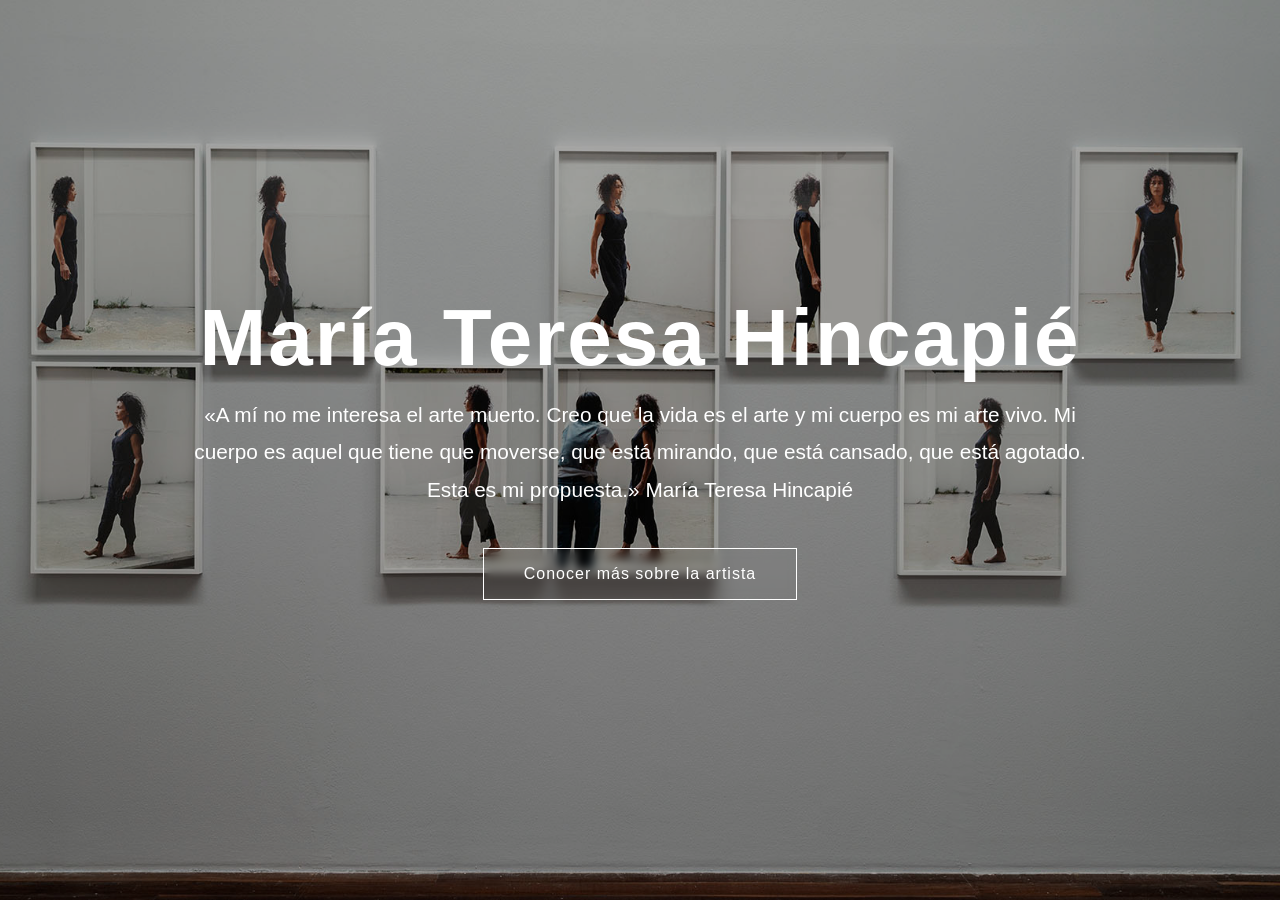
<file: index.html>
<!DOCTYPE html>
<html lang="es">
<head>
  <meta charset="UTF-8" />
  <meta name="viewport" content="width=device-width, initial-scale=1.0"/>
  <title>María Teresa Hincapié</title>

  <link rel="stylesheet" href="styles.css" />
      <script src="script.JS"></script>
</head>

<body>

  <section class="home">

    <div class="overlay"></div>

    <div class="contenido">
      <h1>María Teresa Hincapié</h1>

      <p> 
        «A mí no me interesa el arte muerto. Creo que la vida es el arte y mi cuerpo es mi arte vivo. Mi cuerpo es aquel que tiene que moverse, que está mirando, que está cansado, que está agotado. Esta es mi propuesta.»


        María Teresa Hincapié 
      </p>
<a href="mariateresahincapie.html" class="boton">
  Conocer más sobre la artista
</a>
    </div>

  </section>

</body>
</html>
</file>
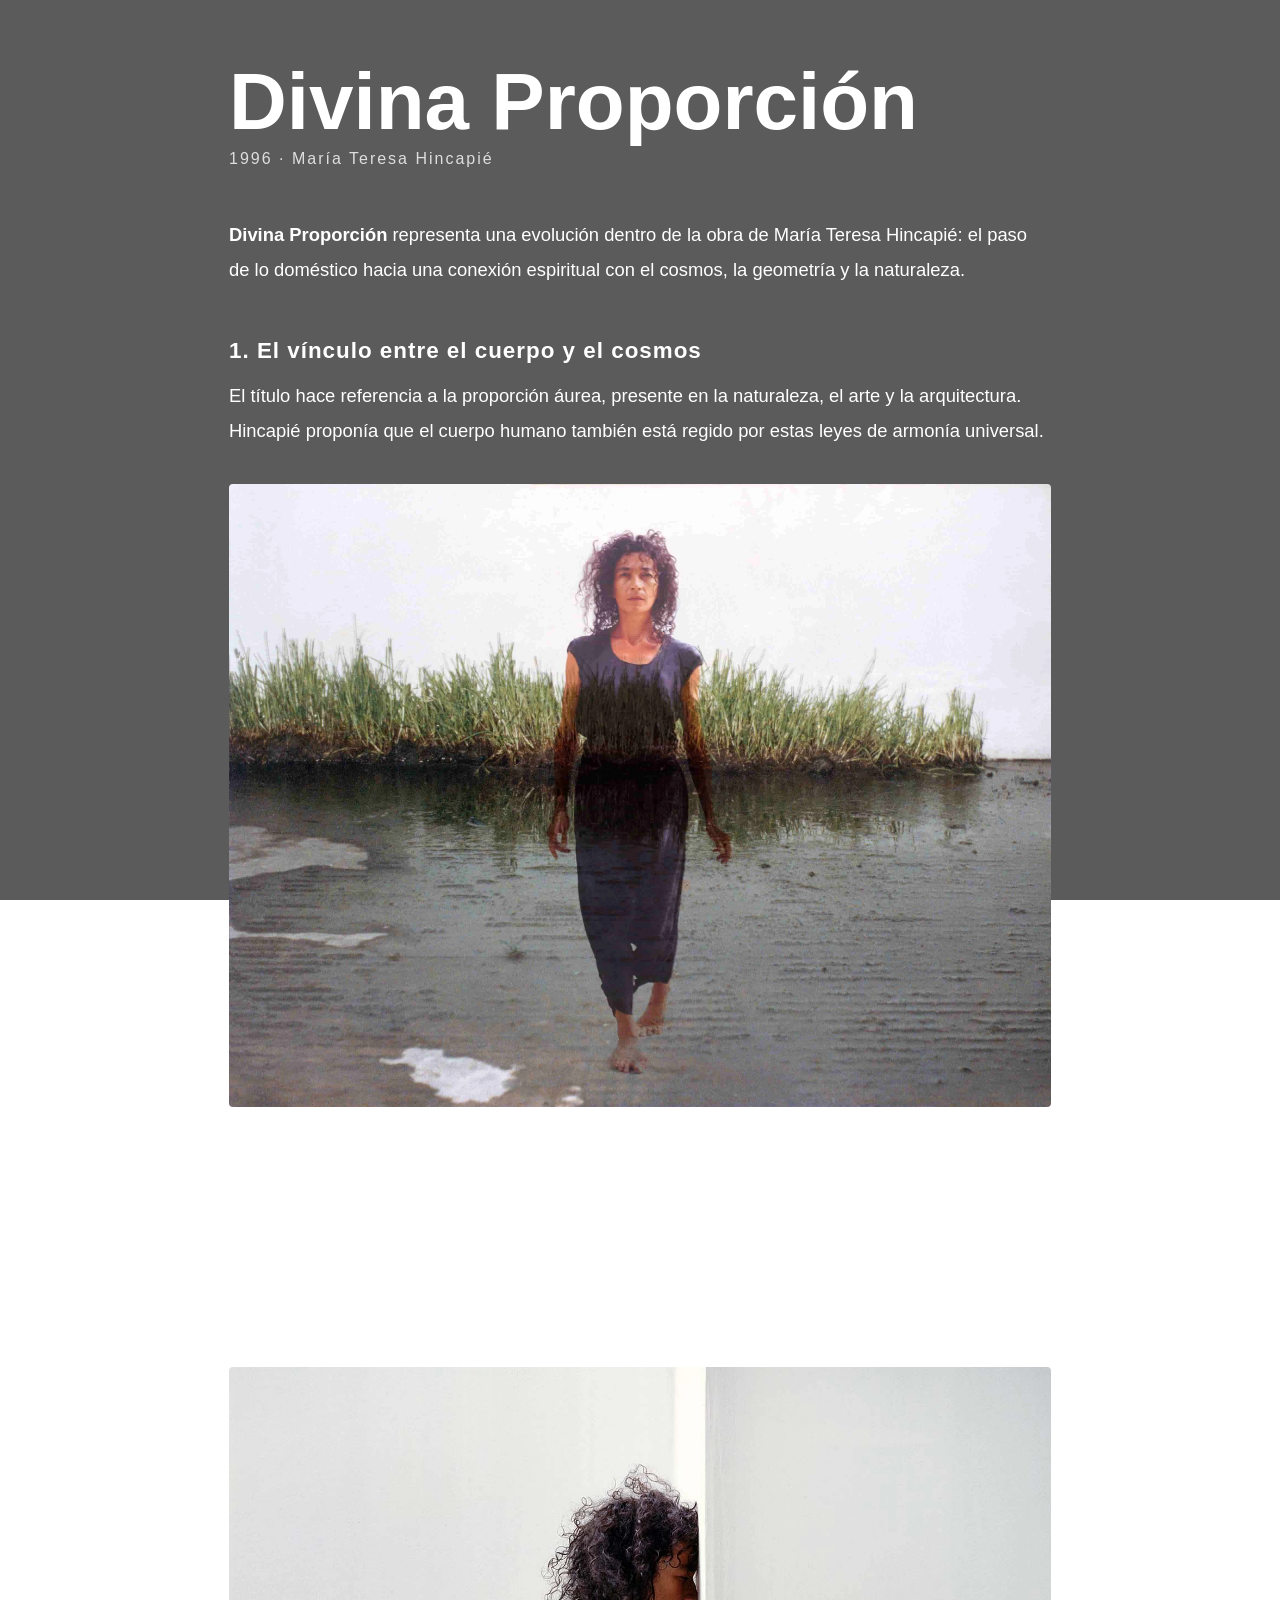
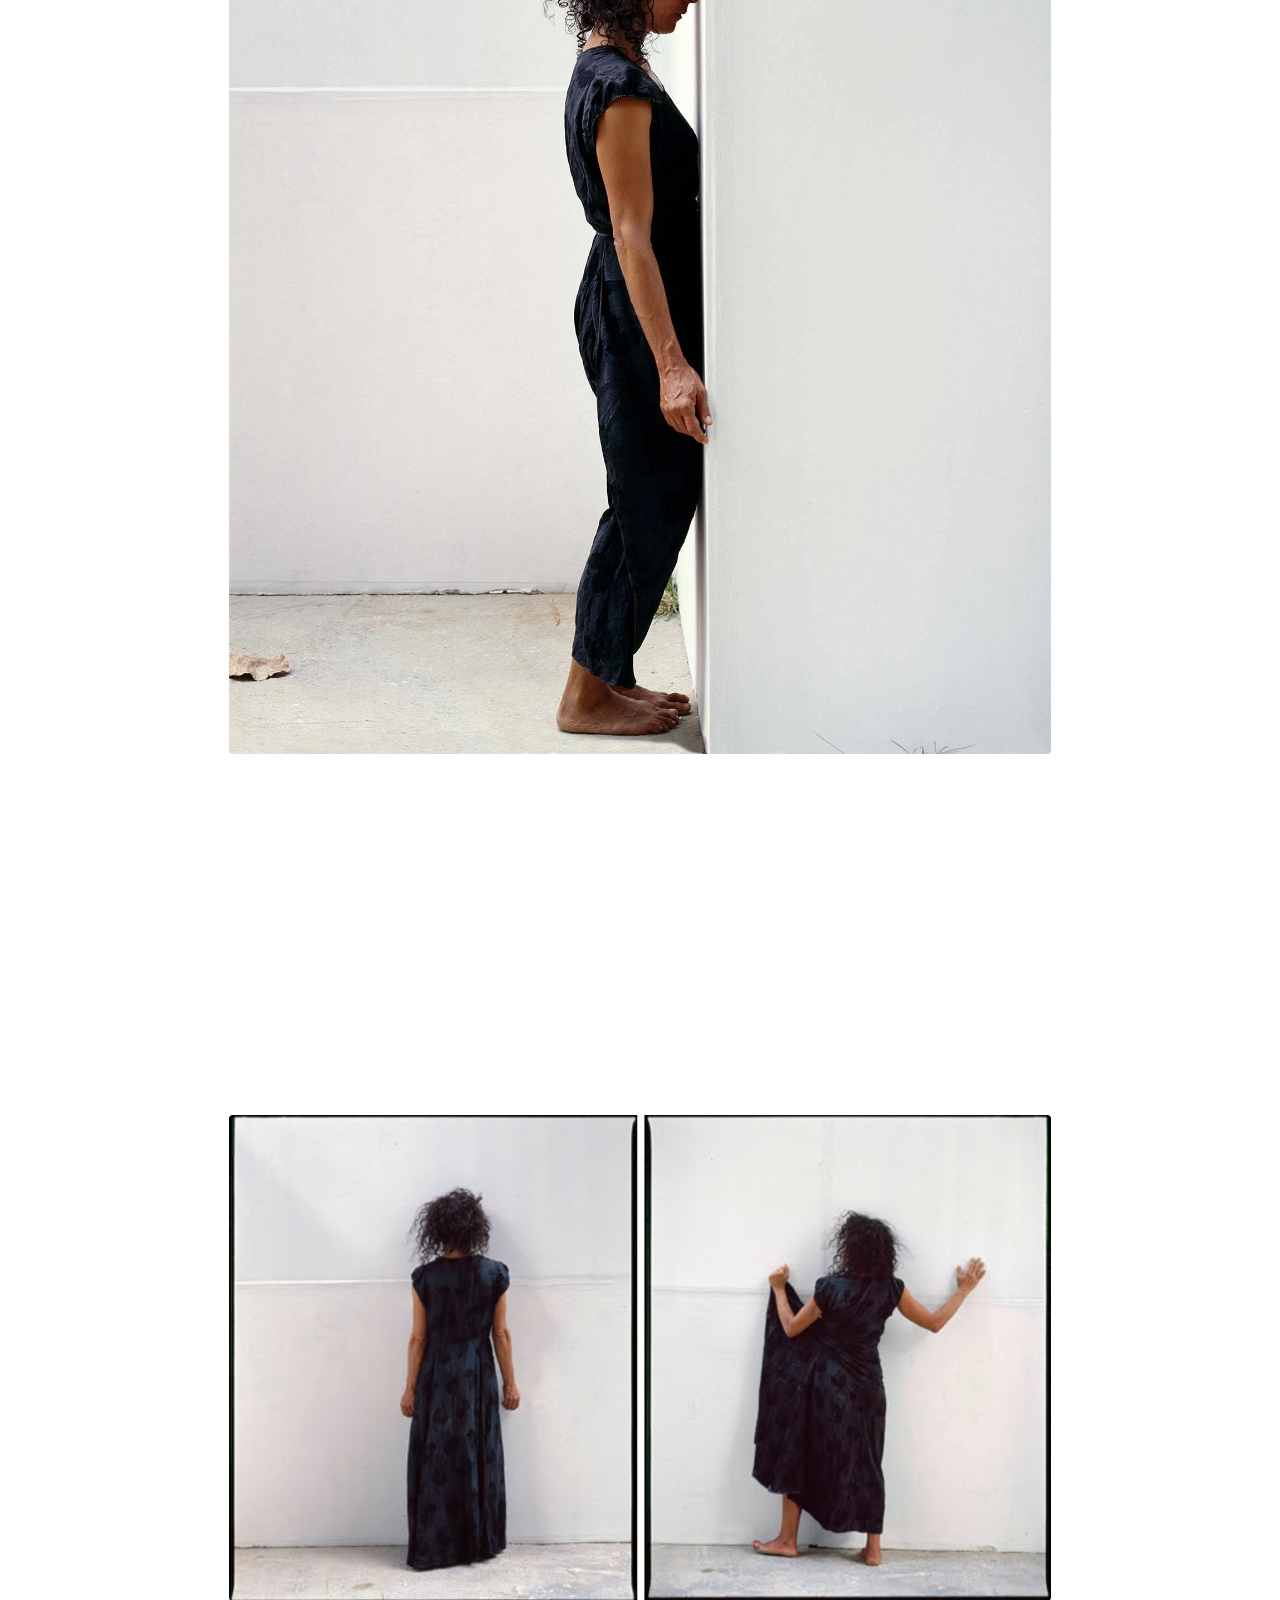
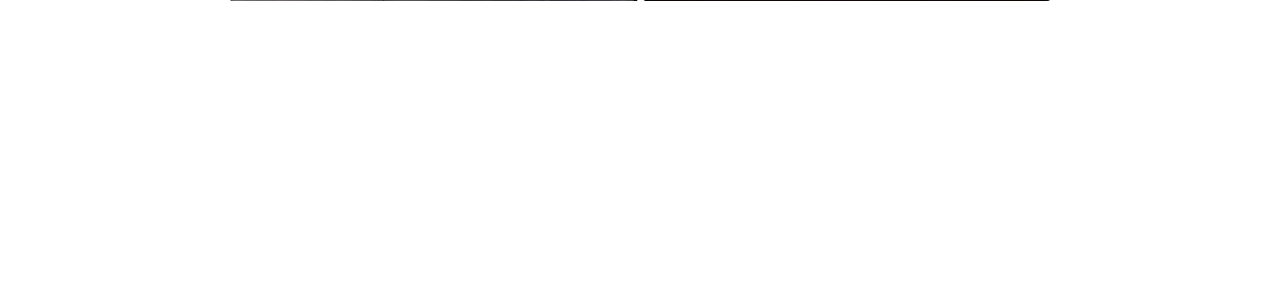
<file: divinaproporcion.html>
<!DOCTYPE html>
<html lang="es">

<head>

  <meta charset="UTF-8">

  <meta name="viewport" content="width=device-width, initial-scale=1.0">

  <title>Divina Proporción</title>

  <link rel="stylesheet" href="styles.css">

</head>



<body class="pagina-divina">



<div class="fondo-divina"></div>

<div class="overlay-divina"></div>



<section class="contenido-divina">

  <h1>Divina Proporción</h1>

  <p class="fecha">1996 · María Teresa Hincapié</p>



  <div class="texto-divina">

    <p>
      <strong>Divina Proporción</strong> representa una evolución
      dentro de la obra de María Teresa Hincapié:
      el paso de lo doméstico hacia una conexión espiritual
      con el cosmos, la geometría y la naturaleza.
    </p>



    <h2>1. El vínculo entre el cuerpo y el cosmos</h2>

    <p>
      El título hace referencia a la proporción áurea,
      presente en la naturaleza, el arte y la arquitectura.
      Hincapié proponía que el cuerpo humano también
      está regido por estas leyes de armonía universal.
    </p>



    <div class="galeria-divina">

      <img src="assets/foto3divinaporporcion.webp">

    </div>



    <h2>2. El ritual del sembrado</h2>

    <p>
      La artista caminaba lentamente sobre tierra o césped,
      colocando elementos naturales en patrones geométricos.
      La obra representaba el arte como una forma de siembra,
      paciencia y cuidado.
    </p>



    <p>
      También proponía que el orden natural es,
      en sí mismo, una arquitectura viva.
    </p>



    <div class="galeria-divina">

      <img src="assets/foto2divinaproporcion.webp">

    </div>



    <h2>3. La lentitud como resistencia</h2>

    <p>
      Cada movimiento era extremadamente preciso y lento.
      Hincapié criticaba la velocidad de la vida moderna,
      defendiendo la pausa y la observación profunda
      como formas de resistencia.
    </p>



    <h2>4. El espacio sagrado</h2>

    <p>
      Al trazar geometrías sobre el suelo,
      convertía cualquier lugar en un templo efímero.
      El espacio se transformaba mediante la intención,
      el respeto por la materia y la repetición ritual.
    </p>



    <div class="galeria-divina">

      <img src="assets/foto1divinaproporcion.jpg">

    </div>



    <h2>5. La fragilidad y lo efímero</h2>

    <p>
      La obra estaba hecha de tierra, pasto y movimiento.
      Hincapié representaba que la belleza más profunda
      es temporal y que el valor del arte reside
      en la experiencia del momento vivido.
    </p>

  </div>



  <a href="mariateresahincapie.html" class="volver-obra">

    ← Volver

  </a>

</section>



</body>
</html>
</file>
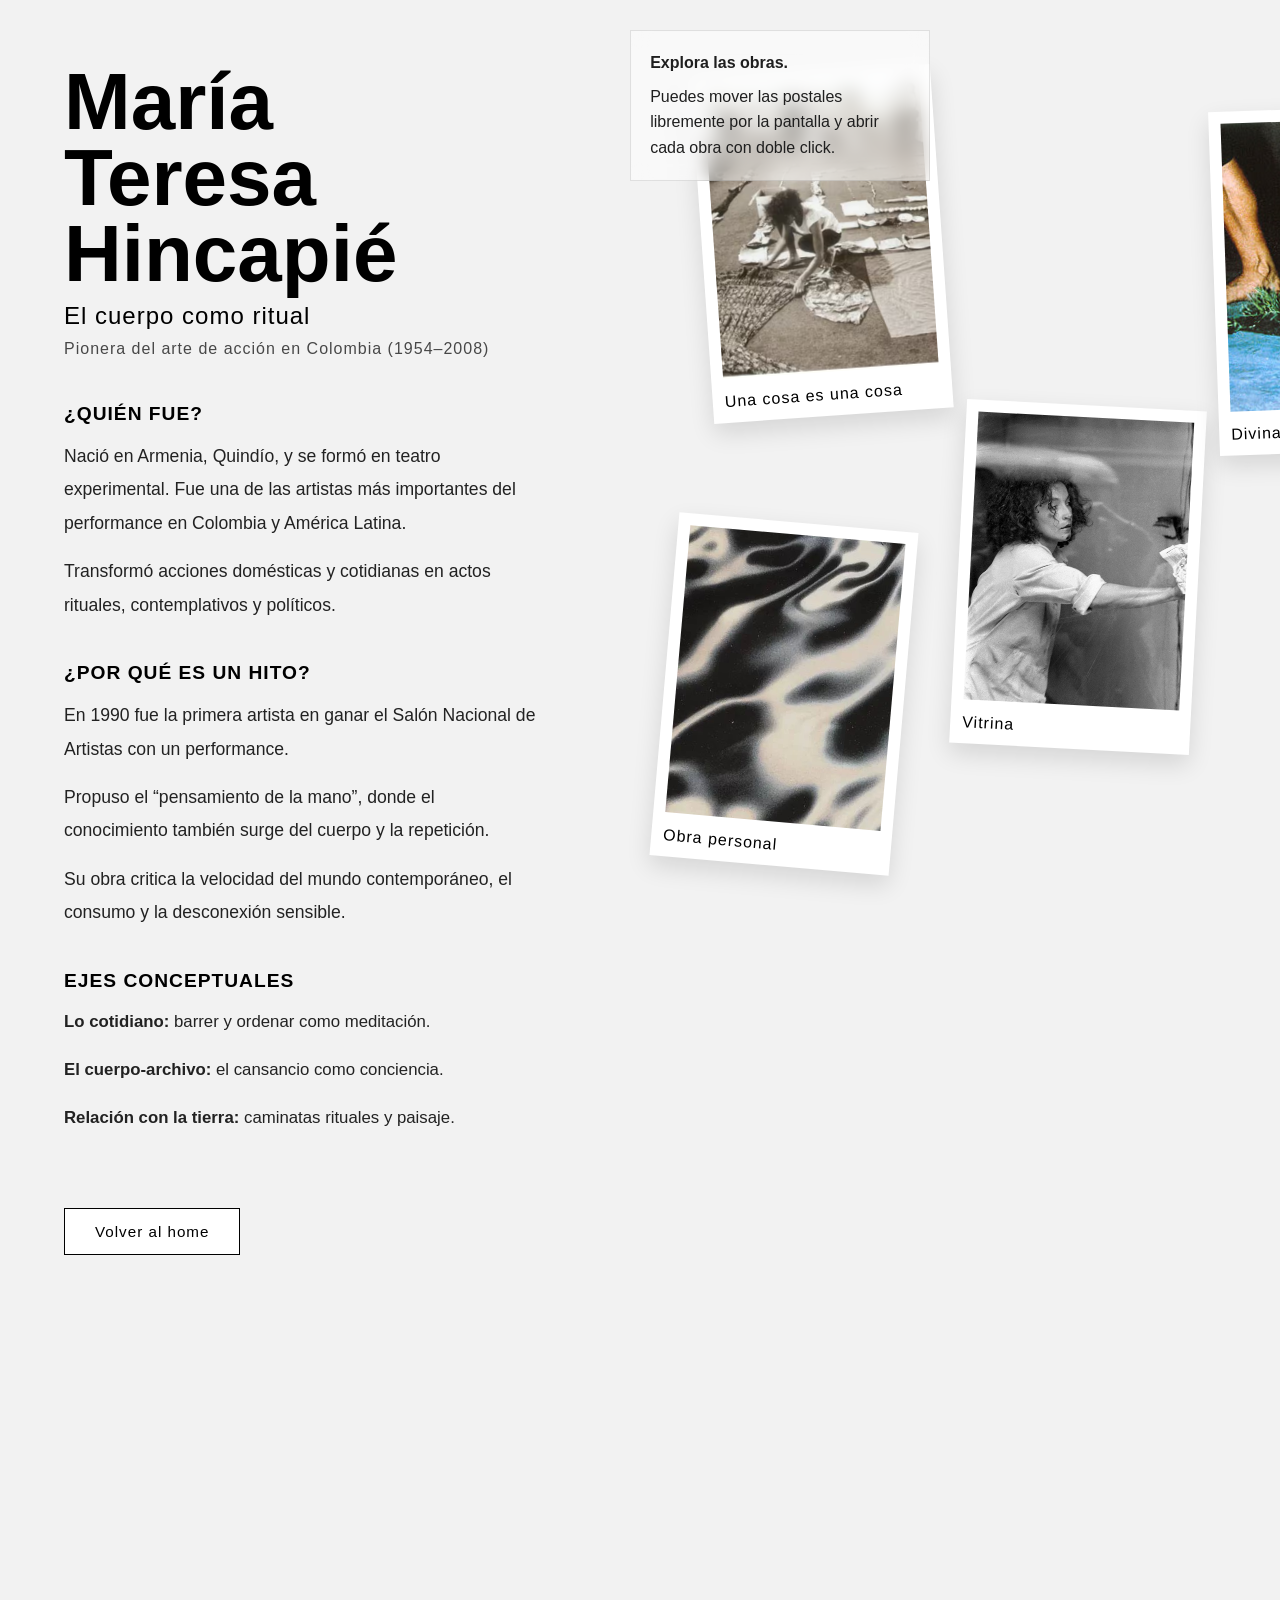
<file: mariateresahincapie.html>
<!DOCTYPE html>
<html lang="es">

<head>

  <meta charset="UTF-8" />

  <meta name="viewport" content="width=device-width, initial-scale=1.0"/>

  <title>María Teresa Hincapié</title>

  <link rel="stylesheet" href="styles.css" />

</head>



<body class="pagina-artista">



<section class="info-artista">

  <h1>María Teresa Hincapié</h1>

  <h3>El cuerpo como ritual</h3>

  <p class="subtitulo">
    Pionera del arte de acción en Colombia (1954–2008)
  </p>



  <div class="bloque-info">

    <h2>¿Quién fue?</h2>

    <p>
      Nació en Armenia, Quindío, y se formó en teatro experimental.
      Fue una de las artistas más importantes del performance en Colombia
      y América Latina.
    </p>

    <p>
      Transformó acciones domésticas y cotidianas en actos rituales,
      contemplativos y políticos.
    </p>

  </div>



  <div class="bloque-info">

    <h2>¿Por qué es un hito?</h2>

    <p>
      En 1990 fue la primera artista en ganar el Salón Nacional
      de Artistas con un performance.
    </p>

    <p>
      Propuso el “pensamiento de la mano”, donde el conocimiento
      también surge del cuerpo y la repetición.
    </p>

    <p>
      Su obra critica la velocidad del mundo contemporáneo,
      el consumo y la desconexión sensible.
    </p>

  </div>



  <div class="bloque-info">

    <h2>Ejes conceptuales</h2>

    <ul>

      <li>
        <strong>Lo cotidiano:</strong>
        barrer y ordenar como meditación.
      </li>

      <li>
        <strong>El cuerpo-archivo:</strong>
        el cansancio como conciencia.
      </li>

      <li>
        <strong>Relación con la tierra:</strong>
        caminatas rituales y paisaje.
      </li>

    </ul>

  </div>



  <a href="index.html" class="boton-home">
    Volver al home
  </a>

</section>





<section class="contenedor-postcards">

  <div class="instrucciones-postcards">

  <p>
    Explora las obras.
  </p>

  <p>
    Puedes mover las postales libremente por la pantalla
    y abrir cada obra con doble click.
  </p>

</div>

  <a href="unacosaesunacosa.html" class="postcard" id="card1">

    <img src="assets/fotounacosaesunacosa.avif">

    <h2>Una cosa es una cosa</h2>

  </a>



  <a href="vitrina.html" class="postcard" id="card2">

    <img src="assets/fotovitrina.jpg">

    <h2>Vitrina</h2>

  </a>



  <a href="divinaproporcion.html" class="postcard" id="card3">

    <img src="assets/fotoDivinaproporción.jpg">

    <h2>Divina Proporción</h2>

  </a>



  <a href="obraindividual.html" class="postcard" id="card4">

    <img src="assets/fondoobra.jpeg">

    <h2>Obra personal</h2>

  </a>


</section>

<script>

const postcards = document.querySelectorAll(".postcard");

let activeCard = null;

let offsetX = 0;
let offsetY = 0;

postcards.forEach(card => {

  // mantener posiciones iniciales del CSS
  card.style.cursor = "grab";

  card.addEventListener("mousedown", (e) => {

    activeCard = card;

    offsetX = e.clientX - card.offsetLeft;
    offsetY = e.clientY - card.offsetTop;

    card.style.cursor = "grabbing";

    card.style.zIndex = "999";

  });

  // evitar click normal
  card.addEventListener("click", (e) => {

    e.preventDefault();

  });

  // abrir con doble click
  card.addEventListener("dblclick", () => {

    window.location.href = card.href;

  });

});

// SOLO UN mousemove global
document.addEventListener("mousemove", (e) => {

  if (!activeCard) return;

  activeCard.style.left = `${e.clientX - offsetX}px`;
  activeCard.style.top = `${e.clientY - offsetY}px`;

});

// soltar
document.addEventListener("mouseup", () => {

  if (activeCard) {

    activeCard.style.cursor = "grab";

  }

  activeCard = null;

});

</script>

</body>
</html>
</file>
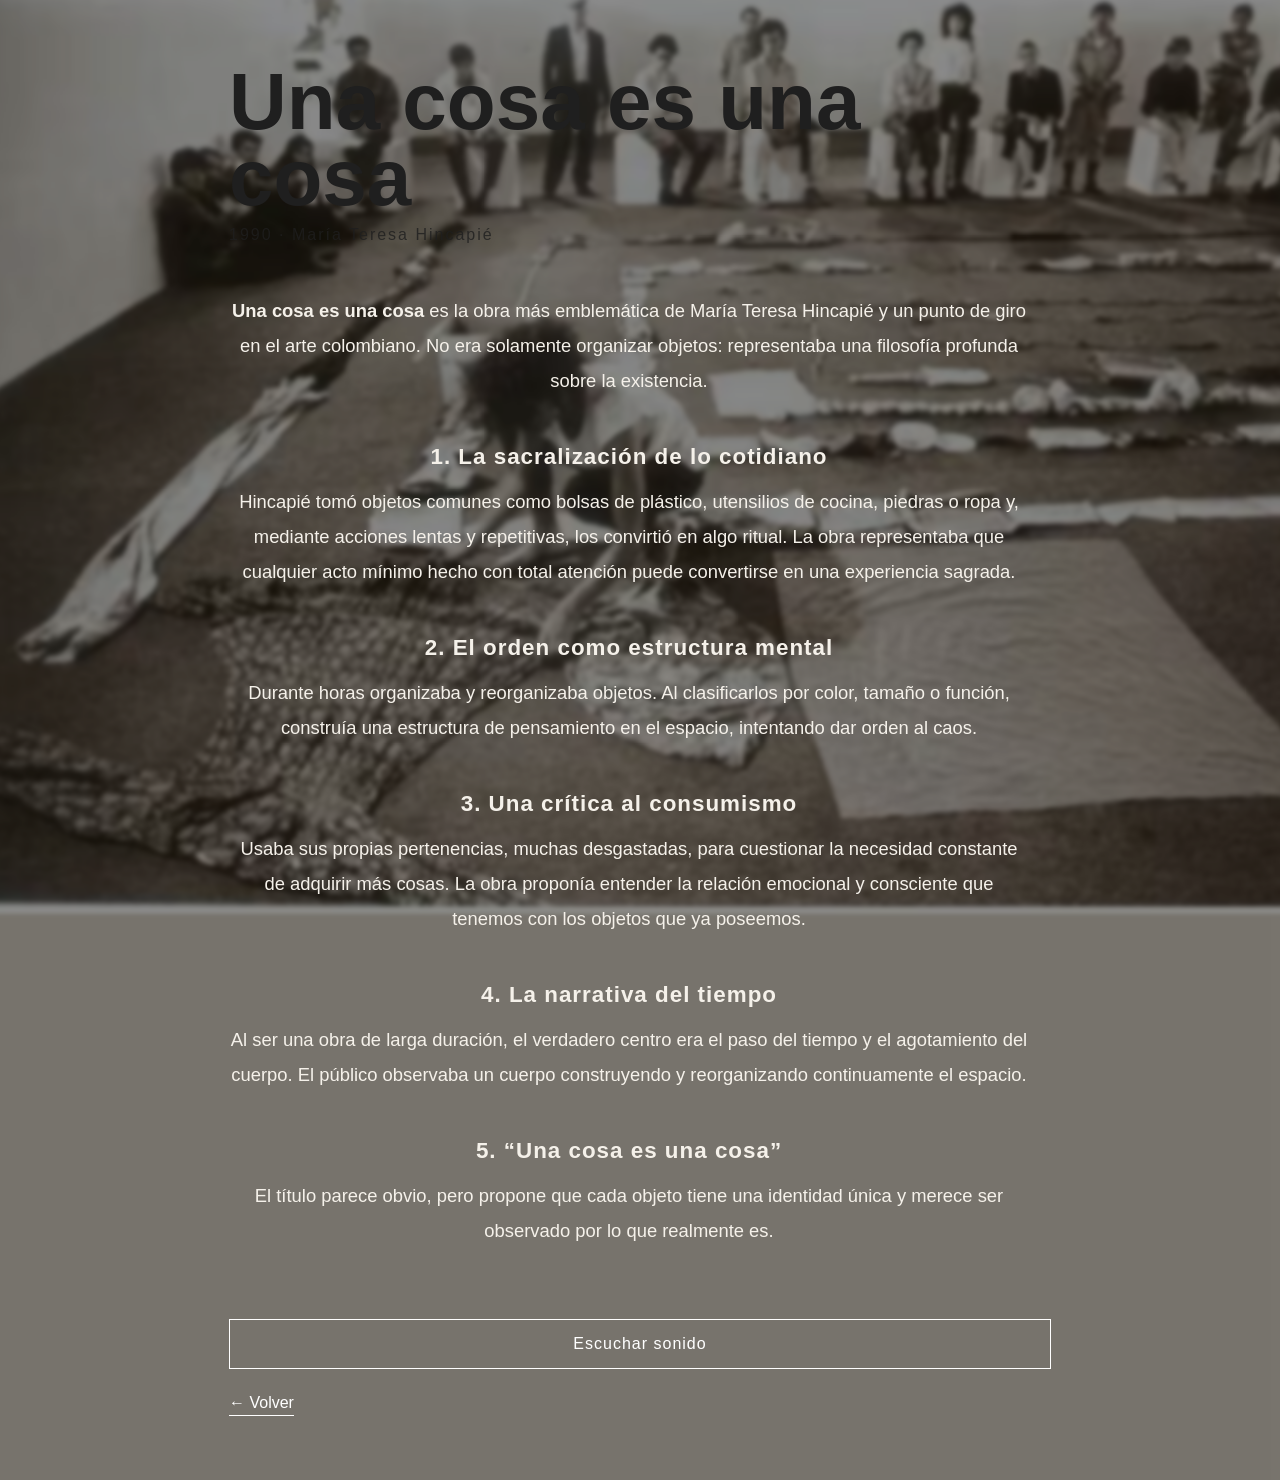
<file: unacosaesunacosa.html>
<!DOCTYPE html>
<html lang="es">

<head>

  <meta charset="UTF-8">

  <meta name="viewport" content="width=device-width, initial-scale=1.0">

  <title>Una cosa es una cosa</title>

  <link rel="stylesheet" href="styles.css">

</head>



<body class="pagina-obra">



<div class="fondo-obra"></div>



<div class="overlay-obra"></div>



<section class="contenido-obra">

  <h1>Una cosa es una cosa</h1>

  <p class="fecha">1990 · María Teresa Hincapié</p>



  <div class="texto-obra">

    <p>
      <strong>Una cosa es una cosa</strong> es la obra más emblemática
      de María Teresa Hincapié y un punto de giro en el arte colombiano.
      No era solamente organizar objetos: representaba una filosofía
      profunda sobre la existencia.
    </p>



    <h2>1. La sacralización de lo cotidiano</h2>

    <p>
      Hincapié tomó objetos comunes como bolsas de plástico,
      utensilios de cocina, piedras o ropa y, mediante acciones
      lentas y repetitivas, los convirtió en algo ritual.
      La obra representaba que cualquier acto mínimo hecho
      con total atención puede convertirse en una experiencia sagrada.
    </p>



    <h2>2. El orden como estructura mental</h2>

    <p>
      Durante horas organizaba y reorganizaba objetos.
      Al clasificarlos por color, tamaño o función,
      construía una estructura de pensamiento en el espacio,
      intentando dar orden al caos.
    </p>



    <h2>3. Una crítica al consumismo</h2>

    <p>
      Usaba sus propias pertenencias, muchas desgastadas,
      para cuestionar la necesidad constante de adquirir más cosas.
      La obra proponía entender la relación emocional y consciente
      que tenemos con los objetos que ya poseemos.
    </p>



    <h2>4. La narrativa del tiempo</h2>

    <p>
      Al ser una obra de larga duración, el verdadero centro
      era el paso del tiempo y el agotamiento del cuerpo.
      El público observaba un cuerpo construyendo y reorganizando
      continuamente el espacio.
    </p>



    <h2>5. “Una cosa es una cosa”</h2>

    <p>
      El título parece obvio, pero propone que cada objeto
      tiene una identidad única y merece ser observado
      por lo que realmente es.
    </p>

  </div>



  <button id="boton-sonido" class="boton-sonido">

    Escuchar sonido

  </button>



  <a href="mariateresahincapie.html" class="volver-obra">

    ← Volver

  </a>

</section>



<audio id="audio-obra">

  <source src="assets/unacosaesunacosa.MP3" type="audio/mpeg">

</audio>



<script>

const boton = document.getElementById("boton-sonido");

const audio = document.getElementById("audio-obra");

boton.addEventListener("click", () => {

  audio.play();

});

</script>



</body>
</html>
</file>
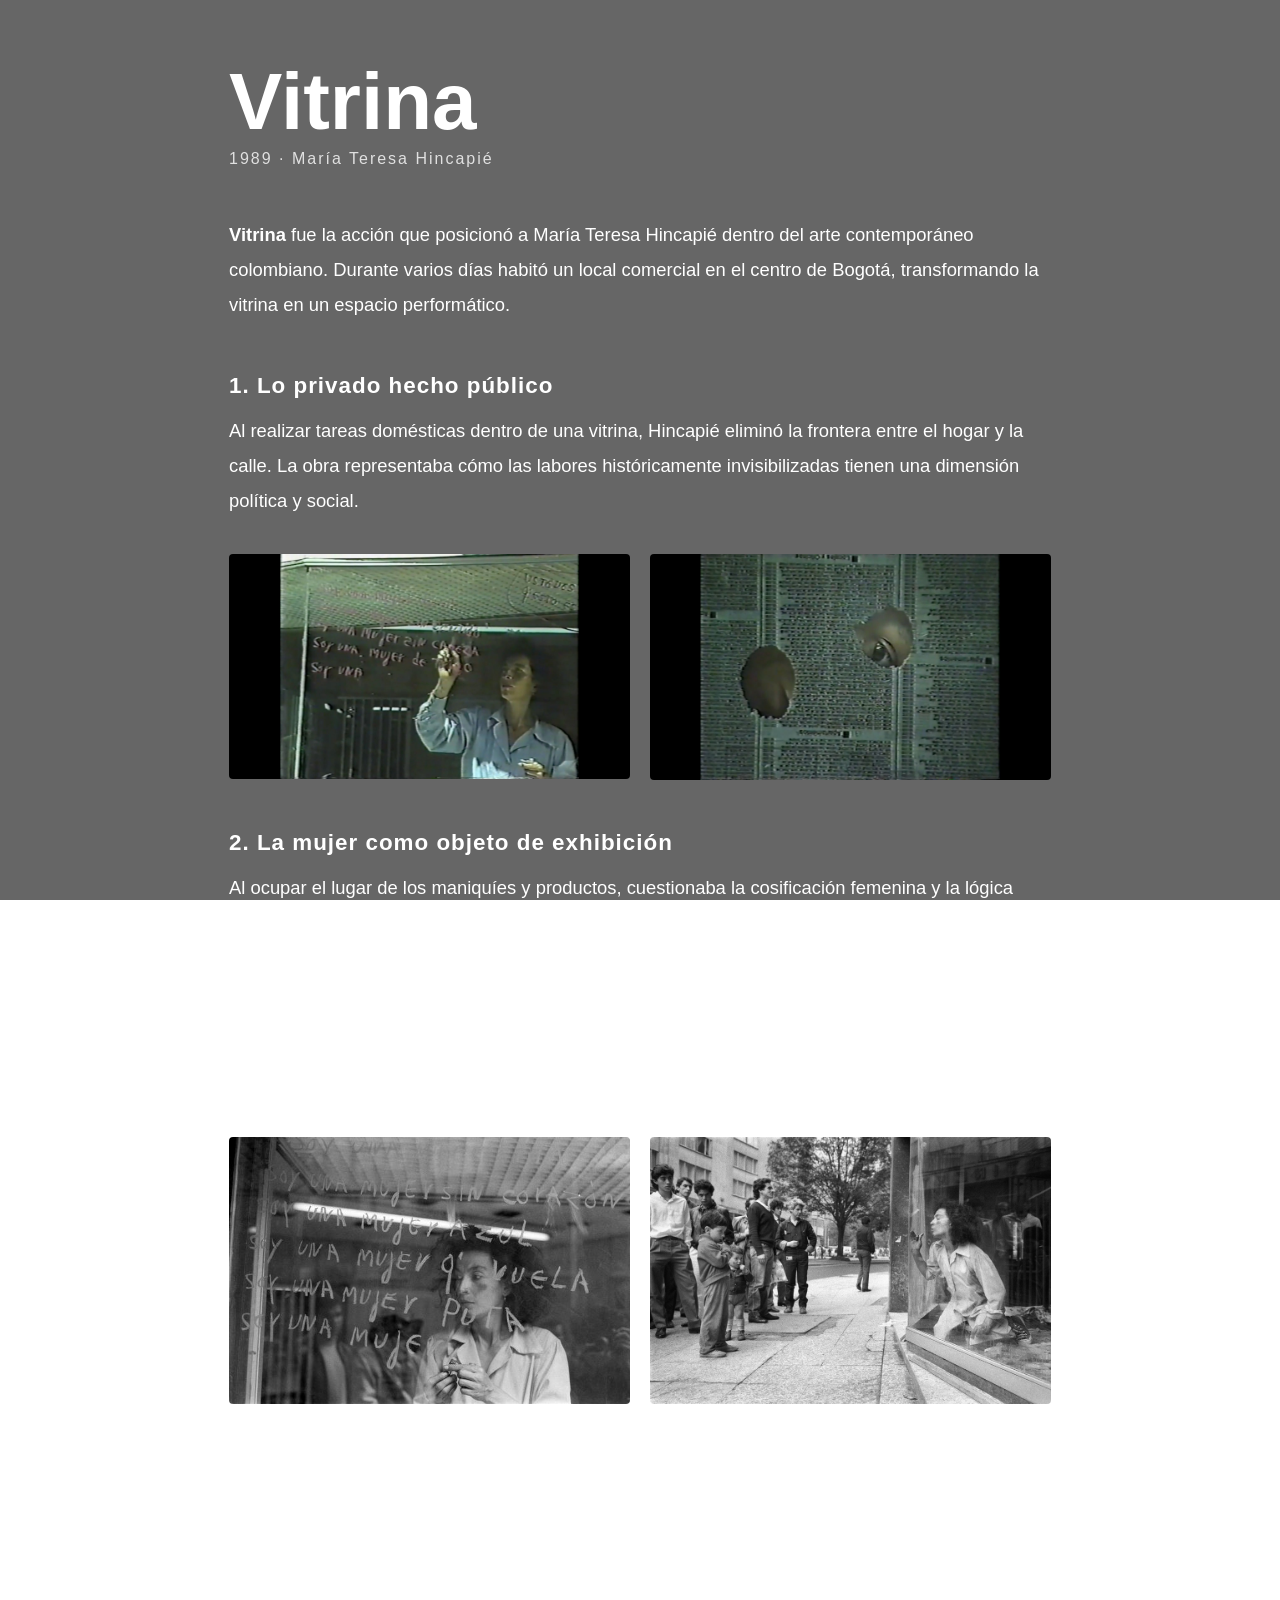
<file: vitrina.html>
<!DOCTYPE html>
<html lang="es">

<head>

  <meta charset="UTF-8">

  <meta name="viewport" content="width=device-width, initial-scale=1.0">

  <title>Vitrina</title>

  <link rel="stylesheet" href="styles.css">

</head>



<body class="pagina-vitrina">



<div class="fondo-vitrina"></div>

<div class="overlay-vitrina"></div>



<section class="contenido-vitrina">

  <h1>Vitrina</h1>

  <p class="fecha">1989 · María Teresa Hincapié</p>



  <div class="texto-vitrina">

    <p>
      <strong>Vitrina</strong> fue la acción que posicionó a
      María Teresa Hincapié dentro del arte contemporáneo colombiano.
      Durante varios días habitó un local comercial en el centro
      de Bogotá, transformando la vitrina en un espacio performático.
    </p>



    <h2>1. Lo privado hecho público</h2>

    <p>
      Al realizar tareas domésticas dentro de una vitrina,
      Hincapié eliminó la frontera entre el hogar y la calle.
      La obra representaba cómo las labores históricamente
      invisibilizadas tienen una dimensión política y social.
    </p>



    <div class="galeria-vitrina">

      <img src="assets/foto1vitrina.jpg">

      <img src="assets/foto2vitrina.jpg">

    </div>



    <h2>2. La mujer como objeto de exhibición</h2>

    <p>
      Al ocupar el lugar de los maniquíes y productos,
      cuestionaba la cosificación femenina y la lógica
      comercial del cuerpo dentro de la ciudad.
    </p>



    <h2>3. Caos vs. ritual</h2>

    <p>
      Mientras la ciudad se movía rápidamente afuera,
      Hincapié mantenía un ritmo lento y silencioso.
      La obra creaba un espacio de contemplación
      dentro del caos urbano.
    </p>



    <div class="galeria-vitrina">

      <img src="assets/foto3vitrina.jpg">

      <img src="assets/foto4vitrina.jpg">

    </div>



    <h2>4. La narrativa de la limpieza</h2>

    <p>
      Limpiar el vidrio representaba una reflexión
      sobre la barrera entre la artista y el espectador,
      entre el yo y el otro.
    </p>



    <h2>5. El “no-público”</h2>

    <p>
      Su audiencia no eran visitantes de museo,
      sino peatones, vendedores y trabajadores
      del centro de Bogotá. La obra proponía
      que el arte puede existir en cualquier lugar.
    </p>

  </div>



  <a href="mariateresahincapie.html" class="volver-obra">

    ← Volver

  </a>

</section>



</body>
</html>
</file>
<file: styles.css>
*{
  margin:0;
  padding:0;
  box-sizing:border-box;
}



body{
  font-family:Arial, Helvetica, sans-serif;
   overflow:auto;
}



.home{

  width:100%;

  min-height:100vh;

  background-image:url("assets/fondodepantalla.jpg");

  background-size:cover;

  background-position:center;

  background-repeat:no-repeat;

  position:relative;

  display:flex;

  justify-content:center;

  align-items:center;

  overflow:hidden;

  padding:5vw;
}



.overlay{

  position:absolute;

  inset:0;

  background:rgba(0,0,0,0.35);
}



/* CONTENIDO HOME */

.contenido{

  position:relative;

  z-index:2;

  width:min(90vw, 900px);

  text-align:center;

  color:white;
}



.contenido h1{

  font-size:clamp(2.5rem, 8vw, 5rem);

  margin-bottom:20px;

  letter-spacing:2px;

  line-height:0.95;
}



.contenido p{

  font-size:clamp(1rem, 2vw, 1.3rem);

  line-height:1.8;
}



/* BOTON HOME */

.boton{

  display:inline-block;

  margin-top:40px;

  padding:clamp(12px, 2vw, 16px) clamp(25px, 4vw, 40px);

  border:1px solid white;

  color:white;

  text-decoration:none;

  font-size:clamp(0.9rem, 2vw, 1rem);

  letter-spacing:1px;

  backdrop-filter:blur(5px);

  transition:0.3s ease;
}



.boton:hover{

  background:white;

  color:black;

  transform:scale(1.03);
}



/* ========================= */
/* PAGINA ARTISTA */
/* ========================= */
.pagina-artista{

  width:2000px;

  height:1600px;

  background:#f2f2f2;

  overflow:visible;

  position:relative;

  display:flex;
}

/* INFO ARTISTA */

.info-artista{

  width:min(100%, 650px);

  padding:clamp(25px, 5vw, 70px);

  position:relative;

  z-index:2;
}



.info-artista h1{

  font-size:clamp(2.8rem, 7vw, 5rem);

  margin-bottom:10px;

  color:black;

  line-height:0.95;
}



.info-artista h3{

  font-size:clamp(1rem, 3vw, 1.5rem);

  font-weight:normal;

  margin-bottom:10px;

  letter-spacing:1px;
}



.subtitulo{

  font-size:clamp(0.9rem, 2vw, 1rem);

  margin-bottom:45px;

  opacity:0.7;

  letter-spacing:1px;
}



/* BLOQUES INFO */

.bloque-info{

  margin-bottom:40px;
}



.bloque-info h2{

  font-size:clamp(1rem, 2vw, 1.2rem);

  margin-bottom:15px;

  text-transform:uppercase;

  letter-spacing:1px;
}



.bloque-info p{

  font-size:clamp(1rem, 2vw, 1.1rem);

  line-height:1.9;

  margin-bottom:15px;

  color:#222;
}



.bloque-info ul{

  list-style:none;
}



.bloque-info li{

  margin-bottom:18px;

  line-height:1.8;

  color:#222;

  font-size:clamp(1rem, 2vw, 1.05rem);
}



/* BOTON VOLVER HOME */

.boton-home{

  display:inline-block;

  margin-top:35px;

  padding:14px 30px;

  border:1px solid black;

  text-decoration:none;

  color:black;

  font-size:0.95rem;

  letter-spacing:1px;

  transition:0.3s ease;

  background:white;
}



.boton-home:hover{

  background:black;

  color:white;

  transform:scale(1.03);
}



/* ========================= */
/* POSTCARDS */
/* ========================= */

.contenedor-postcards{

  position:relative;

  width:1400px;

  height:1400px;

  flex-shrink:0;
}

/* POSTCARD */

.postcard{

  width:min(240px, 42vw);

  background:white;

  padding:12px;

  position:absolute;

  text-decoration:none;

  color:black;

  box-shadow:0 10px 25px rgba(0,0,0,0.12);

  cursor:grab;
  position: absolute;

  transition:
transform 0.2s ease,
box-shadow 0.2s ease;
}

.postcard:hover{

  transform:scale(1.02);
}



.postcard img{

  width:100%;

  aspect-ratio:3/4;

  object-fit:cover;

  margin-bottom:10px;
}



.postcard h2{

  font-size:clamp(0.9rem, 2vw, 1rem);

  font-weight:normal;

  letter-spacing:1px;
}



/* POSICIONES */

#card1{

  top:8vh;

  left:8vw;

  rotate: -4deg;
}



#card2{

  top:45vh;

  left:28vw;

  rotate: 3deg;
}



#card3{

  top:12vh;

  left:48vw;

  rotate: -2deg;
}



#card4{

  top:58vh;

  left:5vw;

  rotate: 5deg;
}



#card5{

  top:42vh;

  left:58vw;

  rotate: -5deg;
}

.pagina-obra{

  min-height:100vh;

  position:relative;

  overflow-x:hidden;

  overflow-y:auto;

  color:white;
}

.fondo-obra{

  position:fixed;

  inset:0;

  background-image:url("assets/fotounacosaesunacosa.avif");

  background-size:cover;

  background-position:center;

  background-repeat:no-repeat;

  filter:blur(2px);

  transform:scale(1.03);
}



/* OVERLAY */

.overlay-obra{

  position:fixed;

  inset:0;

  background:rgba(0,0,0,0.55);
}



/* CONTENIDO */

.contenido-obra{

  position:relative;

  z-index:2;

  width:min(92vw, 950px);

  padding:clamp(25px, 5vw, 80px);

  margin:auto;

  min-height:100vh;

  display:flex;

  flex-direction:column;

  justify-content:center;
}



/* TITULO */

.contenido-obra h1{

  font-size:clamp(2.8rem, 8vw, 5rem);

  margin-bottom:10px;

  line-height:0.95;
}



/* FECHA */

.fecha{

  margin-bottom:50px;

  opacity:0.8;

  letter-spacing:2px;

  font-size:clamp(0.9rem, 2vw, 1rem);
}



/* TEXTO */

.texto-obra h2{

  margin-top:45px;

  margin-bottom:15px;

  font-size:clamp(1.1rem, 3vw, 1.4rem);

  letter-spacing:1px;
}



.texto-obra p{

  font-size:clamp(1rem, 2vw, 1.15rem);

  line-height:1.9;

  margin-bottom:20px;
}



/* BOTON SONIDO */

.boton-sonido{

  margin-top:50px;

  padding:15px 35px;

  background:transparent;

  border:1px solid white;

  color:white;

  cursor:pointer;

  font-size:clamp(0.9rem, 2vw, 1rem);

  letter-spacing:1px;

  transition:0.3s ease;
}



.boton-sonido:hover{

  background:white;

  color:black;
}



/* BOTON VOLVER */

.volver-obra{

  display:inline-block;

  margin-top:25px;

  color:white;

  text-decoration:none;

  border-bottom:1px solid white;

  padding-bottom:3px;

  width:fit-content;

  transition:0.3s ease;
}



.volver-obra:hover{

  opacity:0.6;
}



/* ========================= */
/* RESPONSIVE */
/* ========================= */

@media(max-width:900px){

  .pagina-artista{

    flex-direction:column;
  }

  .info-artista{

    width:100%;
  }

  .contenedor-postcards{

    min-height:90vh;
  }

  #card1{
    left:5vw;
  }

  #card2{
    left:45vw;
  }

  #card3{
    left:25vw;
  }

  #card4{
    left:10vw;
  }

  #card5{
    left:55vw;
  }

}

/* ========================= */
/* VITRINA */
/* ========================= */

.pagina-vitrina{

  min-height:100vh;

  position:relative;

  overflow-x:hidden;

  overflow-y:auto;

  color:white;
}

/* OVERLAY */

.overlay-vitrina{

  position:fixed;

  inset:0;

  background:rgba(0,0,0,0.6);
}



/* CONTENIDO */

.contenido-vitrina{

  position:relative;

  z-index:2;

  width:min(92vw, 950px);

  padding:clamp(25px, 5vw, 80px);

  margin:auto;
}



/* TITULO */

.contenido-vitrina h1{

  font-size:clamp(2.8rem, 8vw, 5rem);

  margin-bottom:10px;

  line-height:0.95;
}



/* FECHA */

.contenido-vitrina .fecha{

  margin-bottom:50px;

  opacity:0.8;

  letter-spacing:2px;

  font-size:clamp(0.9rem, 2vw, 1rem);
}



/* TEXTO */

.texto-vitrina h2{

  margin-top:50px;

  margin-bottom:15px;

  font-size:clamp(1.1rem, 3vw, 1.4rem);

  letter-spacing:1px;
}



.texto-vitrina p{

  font-size:clamp(1rem, 2vw, 1.15rem);

  line-height:1.9;

  margin-bottom:25px;
}



/* GALERIA */

.galeria-vitrina{

  display:grid;

  grid-template-columns:repeat(auto-fit, minmax(250px,1fr));

  gap:20px;

  margin-top:35px;

  margin-bottom:35px;
}

.galeria-vitrina img{

  width:100%;

  height:auto;

  object-fit:contain;

  border-radius:4px;
}

/* ========================= */
/* DIVINA PROPORCION */
/* ========================= */

.pagina-divina{

  min-height:100vh;

  position:relative;

  overflow-x:hidden;

  overflow-y:auto;

  color:white;
}

/* FONDO */

.fondo-divina{

  position:fixed;

  inset:0;

  background:#d9d9d9;
}

/* OVERLAY */

.overlay-divina{

  position:fixed;

  inset:0;

  background:rgba(0,0,0,0.58);
}



/* CONTENIDO */

.contenido-divina{

  position:relative;

  z-index:2;

  width:min(92vw, 950px);

  padding:clamp(25px, 5vw, 80px);

  margin:auto;
}



/* TITULO */

.contenido-divina h1{

  font-size:clamp(2.8rem, 8vw, 5rem);

  margin-bottom:10px;

  line-height:0.95;
}



/* FECHA */

.contenido-divina .fecha{

  margin-bottom:50px;

  opacity:0.8;

  letter-spacing:2px;

  font-size:clamp(0.9rem, 2vw, 1rem);
}



/* TEXTO */

.texto-divina h2{

  margin-top:50px;

  margin-bottom:15px;

  font-size:clamp(1.1rem, 3vw, 1.4rem);

  letter-spacing:1px;
}



.texto-divina p{

  font-size:clamp(1rem, 2vw, 1.15rem);

  line-height:1.9;

  margin-bottom:25px;
}



/* GALERIA */

.galeria-divina{

  margin-top:35px;

  margin-bottom:35px;
}



.galeria-divina img{

  width:100%;

  height:auto;

  object-fit:contain;

  border-radius:4px;
}

/* ========================= */
/* OBRA INDIVIDUAL */
/* ========================= */

.pagina-obra{
    background-color: #d9d2c5;
    color: #1f1f1f;
    font-family: Arial, Helvetica, sans-serif;
    overflow-x: hidden;
}

/* HERO */

.intro-obra{
    position: relative;
    width: 100%;
    min-height: 70vh;

    display: flex;
    align-items: center;
    justify-content: center;

    padding: 4rem;

    background-image: url("assets/fondoobra.jpeg");
    background-size: cover;
    background-position: center;
}

.overlay-obra{
    position: absolute;
    inset: 0;
    background: rgba(0,0,0,0.45);
}

.texto-obra{
    position: relative;
    z-index: 2;

    max-width: 800px;
    text-align: center;
    color: #f5f1ea;
}

.pequeno{
    text-transform: uppercase;
    letter-spacing: 4px;
    font-size: 0.8rem;
    margin-bottom: 1rem;
    opacity: 0.8;
}

.texto-obra h1{
    font-size: clamp(3rem, 8vw, 7rem);
    font-weight: 300;
    line-height: 0.9;
    margin-bottom: 2rem;
}

.descripcion{
    font-size: 1.1rem;
    line-height: 1.8;
    max-width: 600px;
    margin: auto;
}

/* ZONA INTERACTIVA */

.zona-canvas{
    width: 100%;

    display: flex;
    flex-wrap: wrap;

    gap: 2rem;

    align-items: flex-start;
    justify-content: center;

    padding: 5rem 4rem;

    background-color: #ece6dc;
}

/* TEXTO */

.texto-lateral{
    width: 320px;

    position: sticky;
    top: 40px;
}

.texto-lateral h2{
    font-size: 2rem;
    margin-bottom: 1.5rem;
    font-weight: 400;
}

.texto-lateral p{
    line-height: 1.8;
    margin-bottom: 1.5rem;
}

.texto-lateral ul{
    margin-bottom: 2rem;
    padding-left: 1.2rem;
}

.texto-lateral li{
    margin-bottom: 1rem;
    line-height: 1.5;
}

.nota{
    font-style: italic;
    opacity: 0.7;
}

/* BOTÓN */

.boton-volver{
    display: inline-block;

    margin-top: 2rem;
    padding: 1rem 2rem;

    border: 1px solid #1f1f1f;

    text-decoration: none;
    color: #1f1f1f;

    transition: 0.3s ease;
}

.boton-volver:hover{
    background-color: #1f1f1f;
    color: #ece6dc;
}

/* CANVAS */

#canvas-container{
    display: flex;
    justify-content: center;
    align-items: center;
}

canvas{
    width: 100%;
    max-width: 1000px;
    height: auto;

    border: 1px solid rgba(0,0,0,0.15);

    box-shadow: 0 20px 40px rgba(0,0,0,0.08);

    background-color: white;
}

/* RESPONSIVE */

@media(max-width: 1000px){

    .zona-canvas{
        flex-direction: column;
        padding: 3rem 1.5rem;
    }

    .texto-lateral{
        width: 100%;
        position: relative;
        top: unset;
    }

    .texto-obra h1{
        line-height: 1;
    }

}

/* INSTRUCCIONES POSTCARDS */

.instrucciones-postcards{
    position: absolute;

    top: 30px;
    left: 30px;

    z-index: 20;

    max-width: 300px;

    background: rgba(255,255,255,0.5);

    backdrop-filter: blur(10px);

    padding: 1.2rem;

    border: 1px solid rgba(0,0,0,0.1);

    color: #1f1f1f;

    line-height: 1.6;
}

.instrucciones-postcards p:first-child{
    font-weight: bold;
    margin-bottom: 0.5rem;
}

/* VIDEO CAMARA */

video{
    width: 100%;
    max-width: 500px;

    height: auto;

    object-fit: cover;

    border: 1px solid rgba(0,0,0,0.15);

    box-shadow: 0 10px 30px rgba(0,0,0,0.08);

    filter:
    grayscale(100%)
    contrast(1.05);

    background: white;
}
</file>
